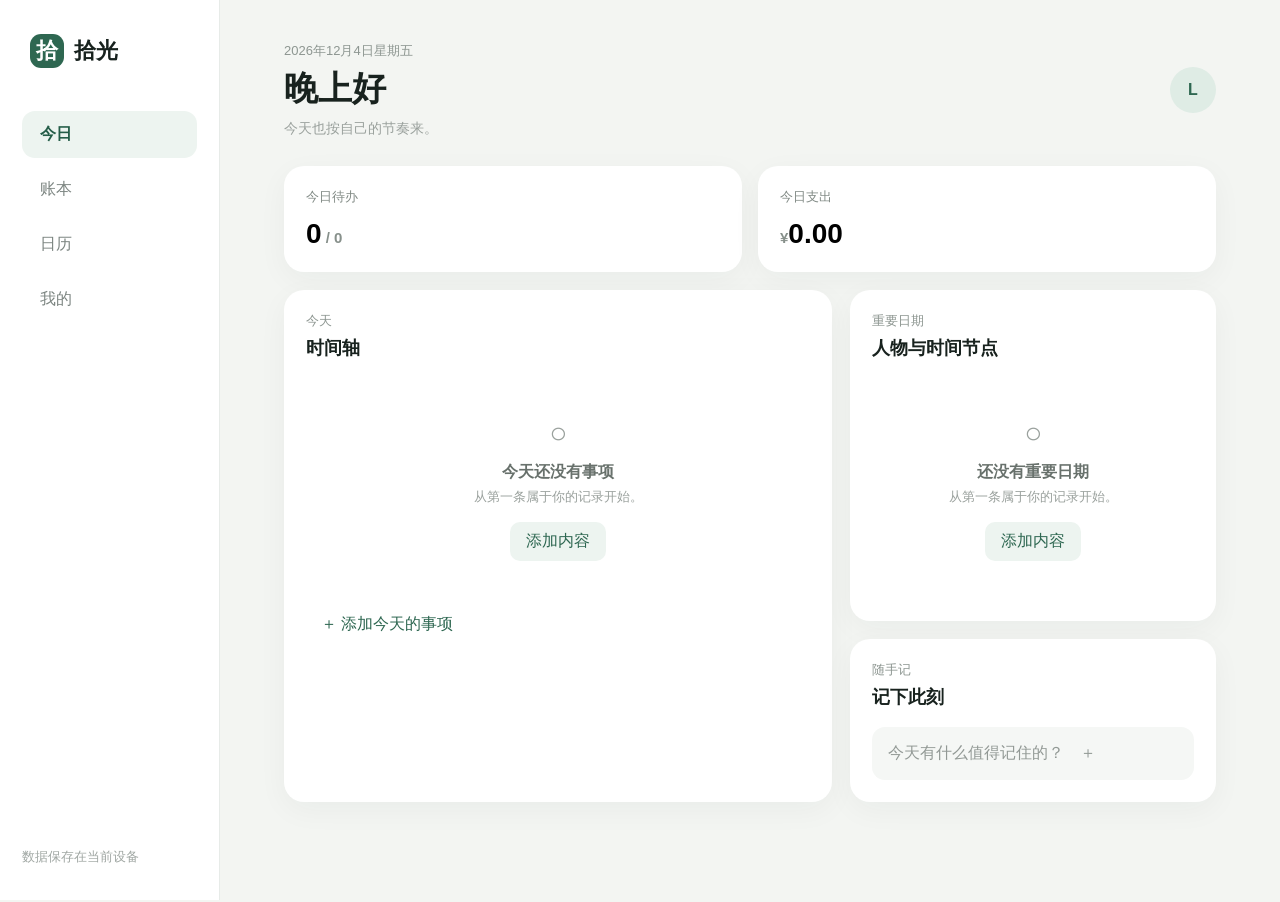
<file: index.html>
<!doctype html>
<html lang="zh-CN">
  <head>
    <meta charset="UTF-8" />
    <meta name="viewport" content="width=device-width, initial-scale=1, viewport-fit=cover" />
    <meta name="theme-color" content="#2e6751" />
    <meta name="apple-mobile-web-app-capable" content="yes" />
    <meta name="apple-mobile-web-app-status-bar-style" content="default" />
    <meta name="apple-mobile-web-app-title" content="拾光" />
    <link rel="manifest" href="./manifest.webmanifest" />
    <link rel="icon" href="./favicon.svg" />
    <title>拾光 · 个人生活管理</title>
    <script type="module" crossorigin src="./app-v3.js"></script>
    <link rel="stylesheet" crossorigin href="./app-v3.css">
  </head>
  <body>
    <div id="root"></div>
  </body>
</html>
</file>
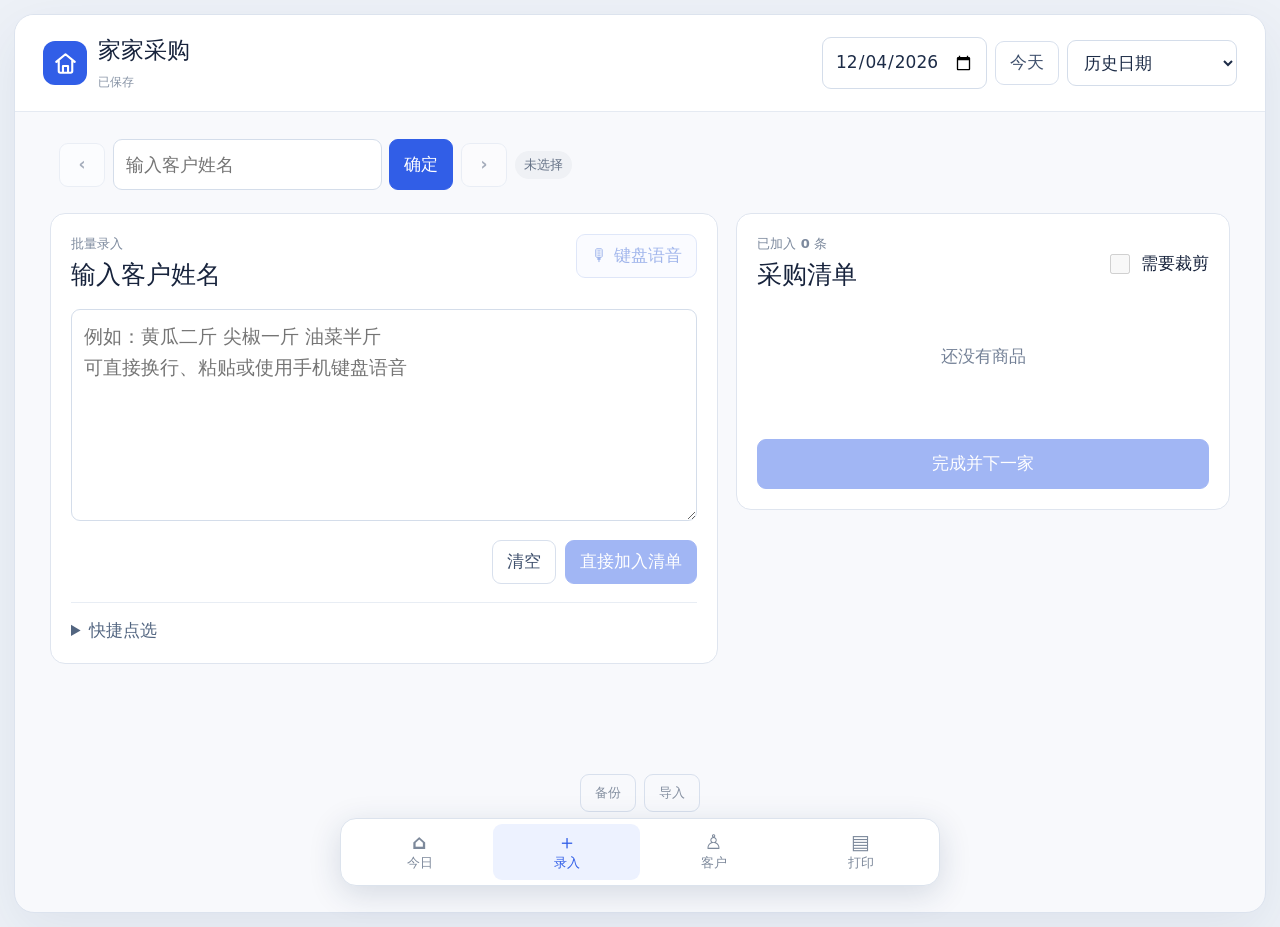
<file: caigou/index.html>
<!doctype html>
<html lang="zh-CN">
<head>
  <meta charset="utf-8">
  <meta name="viewport" content="width=device-width,initial-scale=1,viewport-fit=cover">
  <meta name="theme-color" content="#315ee7">
  <meta name="apple-mobile-web-app-capable" content="yes">
  <meta name="apple-mobile-web-app-status-bar-style" content="default">
  <meta name="apple-mobile-web-app-title" content="家家采购">
  <title>家家采购清单</title>
  <link rel="manifest" href="manifest.webmanifest">
  <link rel="icon" href="favicon.svg">
  <link rel="apple-touch-icon" href="favicon.svg">
  <link rel="stylesheet" href="style.css?v=7">
  <style id="pageStyle">@page{size:A4 portrait;margin:0}</style>
</head>
<body>
<div id="app">
  <header class="app-header">
    <div class="brand"><span class="mark" aria-hidden="true"><svg viewBox="0 0 32 32"><path d="M5 14 16 5l11 9M8 13v12a2 2 0 0 0 2 2h12a2 2 0 0 0 2-2V13M13 27v-8h6v8"/></svg></span><div><h1>家家采购</h1><span id="saveStatus">本地保存</span></div></div>
    <div class="date-controls"><input id="orderDate" type="date" aria-label="采购日期"><button id="todayDate">今天</button><select id="savedDates" aria-label="历史日期"><option value="">历史日期</option></select></div>
  </header>

  <main>
    <section id="todayView" class="view">
      <div class="view-title"><div><span class="eyebrow" id="todayLabel"></span><h2>今日清单</h2></div><button class="primary" id="startEntry">开始录入</button></div>
      <div class="status-stats" id="statusStats">
        <button data-filter="unrecorded"><b id="unrecordedCount">0</b><span>未录入</span></button>
        <button data-filter="pending"><b id="pendingCount">0</b><span>待打印</span></button>
        <button data-filter="printed"><b id="printedCount">0</b><span>已打印</span></button>
      </div>
      <div class="toolbar"><div class="segmented" id="todayFilters"><button data-filter="all" class="active">全部</button><button data-filter="unrecorded">未录入</button><button data-filter="pending">待打印</button><button data-filter="printed">已打印</button></div></div>
      <div id="todayList" class="card-list"></div>
    </section>

    <section id="entryView" class="view" hidden>
      <div class="entry-person-bar"><button id="previousUser" aria-label="上一家">‹</button><div class="entry-name-box"><input id="entryNameInput" list="entryNameHistory" placeholder="输入客户姓名"><datalist id="entryNameHistory"></datalist><button id="useEntryName" class="primary">确定</button></div><button id="nextUser" aria-label="下一家">›</button><span id="entryStatus" class="status-chip"></span></div>
      <div class="entry-layout">
        <section class="panel input-panel">
          <div class="panel-heading"><div><span class="eyebrow">批量录入</span><h2 id="entryName">请选择用户</h2></div><button id="voiceEntry" class="voice-button" type="button">🎙 键盘语音</button></div>
          <textarea id="itemInput" rows="6" lang="zh-CN" placeholder="例如：黄瓜二斤 尖椒一斤 油菜半斤&#10;可直接换行、粘贴或使用手机键盘语音"></textarea>
          <div class="input-actions"><button id="clearInput">清空</button><button class="primary" id="recognizeButton">直接加入清单</button></div>
          <details class="quick-details"><summary>快捷点选</summary><div id="categoryButtons" class="category-buttons"></div><div id="productButtons" class="choice-buttons"></div><div class="quick-grid"><input id="quickName" placeholder="商品"><input id="quickQty" inputmode="decimal" placeholder="数量"><select id="quickUnit"><option value="">不填单位</option><option>斤</option><option>两</option><option>个</option><option>颗</option><option>捆</option><option>袋</option><option>包</option><option>箱</option><option>瓶</option><option>盒</option><option>根</option><option>条</option><option>元</option></select><button id="quickAdd" class="primary">加入</button></div><div id="qtyButtons" class="choice-buttons compact"></div></details>
        </section>
        <section class="panel order-panel">
          <div class="panel-heading"><div><span class="eyebrow">已加入 <span id="itemCount">0 条</span></span><h2 id="activeName">采购清单</h2></div><label class="check-label cut-entry"><input id="entryNeedsCut" type="checkbox">需要裁剪</label></div>
          <div id="items" class="order-items"></div>
          <button class="primary wide finish-button" id="finishNext">完成并下一家</button>
        </section>
      </div>
    </section>

    <section id="usersView" class="view" hidden>
      <div class="view-title"><div><span class="eyebrow">自动记住</span><h2>历史客户</h2></div><button class="primary" id="exportCustomers">导出客户名单</button></div>
      <p id="userCount" class="muted customer-count"></p>
      <div id="usersList" class="card-list"></div>
    </section>

    <section id="printView" class="view" hidden>
      <div class="view-title"><div><span class="eyebrow">A4 自适应</span><h2>打印</h2><p id="layoutInfo" class="muted"></p></div><button class="primary" id="printButton">打印 / 导出 PDF</button></div>
      <div class="print-controls panel">
        <div class="control-row"><label>版式<select id="layoutMode"><option value="smart" selected>自动省纸</option><option value="cut">整齐裁剪</option><option value="custom">自己排版</option></select></label><label>纸张<select id="orientation"><option value="portrait">竖版</option><option value="landscape">横版</option></select></label><label>疏密<select id="density"><option value="comfortable">宽松</option><option value="standard" selected>适中</option><option value="compact">紧凑</option></select></label><label class="font-control">字号 <output id="fontValue">13</output><input id="fontSize" type="range" min="11" max="16" value="13" step="1"></label></div>
        <details class="manual-layout" id="manualLayout"><summary>自己调整排版</summary><div class="manual-grid"><label>每页列数<select id="manualCols"><option>1</option><option selected>2</option><option>3</option><option>4</option></select></label><label>每页行数<select id="manualRows"><option>1</option><option selected>2</option><option>3</option><option>4</option><option>5</option><option>6</option></select></label><label>手写空白<select id="blankRows"><option value="0">不留</option><option value="1">1 行</option><option value="2" selected>2 行</option><option value="3">3 行</option></select></label></div></details>
        <div class="selection-actions"><div class="segmented print-filters" id="printFilters"><button data-print-filter="all">全部</button><button data-print-filter="cut">需要裁剪</button><button data-print-filter="pending" class="active">未打印</button><button data-print-filter="printed">已打印</button></div><button id="selectAllPrint">全选</button><button id="selectNonePrint">清空选择</button></div>
        <div id="printChoices"></div>
      </div>
      <p class="print-tip">打印时请选择 100% 缩放，并关闭浏览器页眉页脚。</p>
      <div id="paperViewport"><div id="papers"></div></div>
    </section>
  </main>

  <nav class="bottom-nav" aria-label="主导航">
    <button data-view="today" class="active"><span>⌂</span>今日</button>
    <button data-view="entry"><span>＋</span>录入</button>
    <button data-view="users"><span>♙</span>客户</button>
    <button data-view="print"><span>▤</span>打印</button>
  </nav>

  <footer><button id="exportData">备份</button><button id="importData">导入</button><input id="importFile" type="file" accept="application/json,.json" hidden></footer>
</div>

<div id="toast" role="status" hidden></div>
<dialog id="editDialog"><form id="editForm"><h2 id="dialogTitle">修改</h2><label id="editLabel" for="editInput">内容</label><textarea id="editInput" rows="3" required></textarea><div class="dialog-actions"><button type="button" id="cancelEdit">取消</button><button class="primary">保存</button></div></form></dialog>
<dialog id="deleteDialog"><h2 id="deleteTitle">确认删除？</h2><p id="deleteText"></p><div class="dialog-actions"><button id="cancelDelete">保留</button><button class="danger" id="confirmDelete">删除</button></div></dialog>
<dialog id="printDialog"><h2>打印完成了吗？</h2><p>确认成功后，所选用户会标记为“已打印”。</p><div class="dialog-actions vertical-mobile"><button id="retryPrint">未成功，重新打印</button><button class="primary" id="confirmPrinted">成功并标记已打印</button></div></dialog>

<script src="core.js?v=7"></script><script src="app.js?v=7"></script><script>if('serviceWorker' in navigator&&location.protocol.startsWith('http'))addEventListener('load',()=>navigator.serviceWorker.register('./sw.js?v=7').catch(()=>{}));</script>
</body>
</html>
</file>
<file: app-v3.css>
:root{color:#18221e;background:#f3f5f2;font-family:-apple-system,BlinkMacSystemFont,SF Pro Display,PingFang SC,sans-serif}*{box-sizing:border-box}body{margin:0}button,input{font:inherit}button{cursor:pointer}.clean-shell{min-height:100vh;display:flex}.desktop-nav{background:#fff;border-right:1px solid #e7ebe8;flex-direction:column;gap:8px;width:220px;padding:34px 22px;display:flex;position:fixed;inset:0 auto 0 0}.clean-brand{margin:0 8px 35px;font-size:22px;font-weight:750}.clean-brand i{color:#fff;background:#2e6751;border-radius:11px;place-items:center;width:34px;height:34px;margin-right:10px;font-style:normal;display:inline-grid}.desktop-nav button{text-align:left;color:#7c8581;background:0 0;border:0;border-radius:13px;padding:13px 18px}.desktop-nav button.on{color:#245d48;background:#edf4f0;font-weight:700}.desktop-nav small{color:#a0a7a3;margin-top:auto}.clean-stage{width:calc(100% - 220px);margin-left:220px;padding:42px 5vw 100px}.clean-page{max-width:1100px;margin:auto}.clean-head{justify-content:space-between;align-items:center;margin-bottom:28px;display:flex}.clean-head p,.section-title p{color:#8d9691;margin:0 0 6px;font-size:13px}.clean-head h1{margin:0;font-size:34px}.clean-head span{color:#9aa19d;margin-top:8px;font-size:14px;display:block}.clean-head>i{color:#2e6751;background:#dfece5;border-radius:50%;place-items:center;width:46px;height:46px;font-style:normal;font-weight:700;display:grid}.primary{color:#fff;background:#2e6751;border:0;border-radius:13px;padding:12px 18px}.clean-stats{grid-template-columns:1fr 1fr;gap:16px;margin-bottom:18px;display:grid}.clean-stats button,.total-card{text-align:left;background:#fff;border:0;border-radius:20px;padding:22px;box-shadow:0 8px 30px #1935240b}.clean-stats span,.total-card>span{color:#818a85;font-size:13px;display:block}.clean-stats b,.total-card b{margin-top:12px;font-size:28px;display:block}.clean-stats b small,.total-card b small{color:#87908b;font-size:15px}.clean-grid{grid-template-columns:1.5fr 1fr;gap:18px;display:grid}.clean-card{background:#fff;border-radius:20px;padding:22px;box-shadow:0 8px 30px #1935240b}.clean-side{gap:18px;display:grid}.section-title h2{margin:0 0 18px;font-size:18px}.clean-list article{grid-template-columns:56px 1fr;align-items:start;display:grid}.clean-list time{color:#8b948f;padding-top:15px;font-size:12px}.clean-list article>button{text-align:left;background:0 0;border:0;gap:12px;width:100%;padding:12px;display:flex}.clean-list article>button>i{color:#2e6751;font-style:normal}.clean-list b,.mini-list b{display:block}.clean-list small,.mini-list small{color:#9ca39f;margin-top:5px;font-size:12px;display:block}.clean-list .done b{color:#9ba29e;text-decoration:line-through}.line-add{color:#2e6751;background:0 0;border:0;padding:15px}.clean-empty{text-align:center;color:#9aa19d;padding:38px 10px}.clean-empty i{font-size:30px;font-style:normal;display:block}.clean-empty b{color:#68716c;margin:12px 0 5px;display:block}.clean-empty small{display:block}.clean-empty button{color:#2e6751;background:#edf4f0;border:0;border-radius:10px;margin-top:16px;padding:9px 16px}.mini-list p{border-top:1px solid #edf0ee;margin:0;padding:12px 0}.note-box>button{color:#929995;text-align:left;background:#f5f7f5;border:0;border-radius:13px;width:100%;padding:16px}.total-card{margin-bottom:18px}.bill-list article,.date-group article{border-bottom:1px solid #edf0ee;align-items:center;gap:12px;padding:13px 0;display:flex}.bill-list article>i,.bill-list img{color:#2e6751;object-fit:cover;background:#edf4f0;border-radius:13px;place-items:center;width:42px;height:42px;font-style:normal;display:grid}.bill-list span,.date-group span{flex:1}.bill-list b,.date-group b{display:block}.bill-list small,.date-group small{color:#959d99;font-size:12px}.bill-list strong{font-size:14px}.bill-list article>button,.date-group article>button{color:#b2b8b4;background:0 0;border:0;font-size:12px}.calendar-clean{min-height:400px}.date-group>time{color:#2e6751;margin:18px 0 5px;font-weight:700;display:block}.date-group article>i{color:#2e6751;font-style:normal}.profile-clean{grid-template-columns:1.2fr .8fr;gap:18px;display:grid}.profile-clean .clean-card>button,.profile-clean .clean-card>label{text-align:left;background:0 0;border:0;border-top:1px solid #edf0ee;justify-content:space-between;width:100%;padding:17px 0;display:flex}.profile-clean input{display:none}.privacy{text-align:center}.privacy>i{color:#2e6751;background:#edf4f0;border-radius:50%;place-items:center;width:44px;height:44px;margin:auto;font-style:normal;display:grid}.privacy p{color:#8f9793;font-size:13px}.mobile-nav{display:none}.clean-shade{z-index:20;background:#17201c66;place-items:center;padding:20px;display:grid;position:fixed;inset:0}.choice,.clean-form{background:#fff;border-radius:24px;width:min(440px,100%);padding:22px}.choice header,.clean-form header{justify-content:space-between;align-items:center;margin-bottom:16px;display:flex}.choice header h2{margin:0}.choice header button,.clean-form header button{background:0 0;border:0}.choice>button{text-align:left;background:#f6f7f6;border:0;border-radius:14px;align-items:center;gap:13px;width:100%;margin:8px 0;padding:13px;display:flex}.choice>button>i{color:#2e6751;background:#e7f0eb;border-radius:12px;place-items:center;width:38px;height:38px;font-style:normal;display:grid}.choice small{color:#979e9a;margin-top:3px;display:block}.clean-form>label,.clean-form .two label{margin:14px 0;display:block}.clean-form label span{color:#7f8883;margin-bottom:7px;font-size:12px;display:block}.clean-form input{border:1px solid #e3e7e4;border-radius:12px;outline:none;width:100%;padding:12px}.clean-form header button:last-child{color:#2e6751;font-weight:700}.clean-form header button:disabled{opacity:.35}.money{justify-content:center;align-items:center;padding:16px;display:flex}.money span{font-size:25px}.money input{border:0;width:180px;font-size:42px}.pills{flex-wrap:wrap;gap:7px;display:flex}.pills button{color:#7c8580;background:#f1f3f1;border:0;border-radius:10px;padding:8px 12px}.pills button.on{color:#245d48;background:#dcebe3}.two{grid-template-columns:1fr 1fr;gap:10px;display:grid}.photo-pick{background:#f5f7f5;border-radius:12px;padding:13px;color:#2e6751!important}.photo-pick input{display:none}.remind{background:#f6f7f6;border:0;border-radius:12px;justify-content:space-between;width:100%;padding:14px;display:flex}.remind i{background:#ccd2ce;border-radius:20px;width:38px;height:22px;position:relative}.remind i:after{content:"";background:#fff;border-radius:50%;width:18px;height:18px;position:absolute;top:2px;left:2px}.remind i.on{background:#2e6751}.remind i.on:after{left:18px}.clean-toast{color:#fff;z-index:30;background:#1e2823;border-radius:20px;padding:10px 17px;position:fixed;bottom:90px;left:50%;transform:translate(-50%)}@media (width<=760px){.desktop-nav{display:none}.clean-stage{width:100%;margin:0;padding:24px 16px 100px}.clean-head h1{font-size:28px}.clean-head{margin-bottom:20px}.clean-grid,.profile-clean{grid-template-columns:1fr}.clean-stats{gap:10px}.clean-stats button{padding:17px}.clean-card{padding:18px}.mobile-nav{height:76px;padding:8px max(8px,env(safe-area-inset-right)) calc(8px + env(safe-area-inset-bottom));z-index:10;background:#fff;border-top:1px solid #e8ebe9;grid-template-columns:1fr 1fr 70px 1fr 1fr;align-items:end;display:grid;position:fixed;bottom:0;left:0;right:0}.mobile-nav button{color:#929a96;background:0 0;border:0;font-size:20px}.mobile-nav small{margin-top:3px;font-size:10px;display:block}.mobile-nav button.on{color:#2e6751}.mobile-nav .big-plus{color:#fff;background:#2e6751;border-radius:50%;width:54px;height:54px;margin:auto;font-size:29px;box-shadow:0 7px 20px #2e67514d}.clean-shade{align-items:end;padding:0}.choice,.clean-form{padding-bottom:calc(24px + env(safe-area-inset-bottom));border-radius:24px 24px 0 0}.clean-page{animation:.2s show}.bill-list article{flex-wrap:wrap}.bill-list span{min-width:180px}}@keyframes show{0%{opacity:.3;transform:translateY(4px)}}.calendar-layout{grid-template-columns:1.15fr .85fr;gap:18px;display:grid}.month-switch{justify-content:space-between;align-items:center;margin-bottom:20px;display:flex}.month-switch>button{color:#506059;background:#f1f4f2;border:0;border-radius:11px;width:36px;height:36px;font-size:24px}.month-switch div{text-align:center}.month-switch b{font-size:18px;display:block}.month-switch div button{color:#2e6751;background:0 0;border:0;margin-top:6px;font-size:12px}.week-row,.days-grid{grid-template-columns:repeat(7,1fr);gap:5px;display:grid}.week-row span{text-align:center;color:#9aa19d;padding:7px 0;font-size:12px}.days-grid>i{min-height:56px}.days-grid>button{color:#424d48;background:0 0;border:0;border-radius:14px;min-height:56px;padding:7px 3px}.days-grid>button:hover{background:#f3f6f4}.days-grid>button.selected{color:#fff;background:#2e6751}.days-grid>button.today:not(.selected) span{color:#2e6751;box-shadow:inset 0 0 0 1.5px #2e6751}.days-grid>button>span{border-radius:50%;place-items:center;width:27px;height:27px;margin:auto;display:grid}.days-grid>button>small{justify-content:center;gap:3px;height:9px;margin-top:3px;display:flex}.days-grid small i,.calendar-legend i{border-radius:50%;width:5px;height:5px;display:inline-block}.task{background:#4d8a70}.record{background:#d6a550}.important{background:#b37788}.days-grid .selected i{box-shadow:0 0 0 1px #fff}.calendar-legend{color:#8e9792;justify-content:center;gap:18px;margin-top:18px;font-size:11px;display:flex}.calendar-legend i{margin-right:5px}.chosen-date{border-bottom:1px solid #edf0ee;justify-content:space-between;align-items:center;padding-bottom:15px;display:flex}.chosen-date p{color:#929a96;margin:0;font-size:12px}.chosen-date h2{margin:4px 0 0}.chosen-date em{color:#2e6751;background:#e5f0ea;border-radius:10px;padding:6px 10px;font-size:12px;font-style:normal}.timed-items article{border-bottom:1px solid #edf0ee;grid-template-columns:50px 28px 1fr auto;align-items:center;gap:8px;padding:14px 0;display:grid}.timed-items time{color:#7f8984;font-size:12px}.timed-items>article>i{color:#fff;border-radius:8px;place-items:center;width:25px;height:25px;font-style:normal;display:grid}.timed-items span b{display:block}.timed-items span small{color:#969e99;margin-top:4px;font-size:11px;display:block}.timed-items article>button{color:#b1b7b3;background:0 0;border:0;font-size:11px}.selected-add{color:#2e6751;background:#edf4f0;border:0;border-radius:12px;width:100%;margin-top:16px;padding:12px}@media (width<=900px){.calendar-layout{grid-template-columns:1fr}}@media (width<=760px){.month-view,.day-timeline{padding:15px}.days-grid>i,.days-grid>button{min-height:48px}.days-grid>button{border-radius:12px}.calendar-layout{gap:12px}.timed-items article{grid-template-columns:44px 26px 1fr auto}}
</file>
<file: caigou/style.css>
:root{font-family:"Segoe UI","Microsoft YaHei","PingFang SC",system-ui,sans-serif;color:#17233c;background:#edf1f7;font-size:17px;line-height:1.5;font-synthesis:none;--blue:#315ee7;--blue-soft:#edf2ff;--green:#21856c;--amber:#b86f16;--red:#bd4756;--muted:#738096;--line:#dfe5ef;--card:#fff;--radius:15px}*{box-sizing:border-box}html{min-height:100%}body{margin:0;padding:14px;background:#edf1f7}button,input,textarea,select{font:inherit}button{min-height:44px;padding:8px 14px;border:1px solid #d8e0ed;border-radius:9px;background:#fff;color:#3f506d;cursor:pointer;font-weight:600}button:hover{background:#f3f6fc}button:disabled{opacity:.45;cursor:default}.primary{background:var(--blue);border-color:var(--blue);color:#fff}.primary:hover{background:#244ecb}.danger{color:var(--red);border-color:#edcbd0}.wide{width:100%}input,textarea,select{width:100%;padding:11px 12px;border:1px solid #d4ddea;border-radius:9px;background:#fff;color:#1d2c47}textarea{resize:vertical;min-height:128px}input:focus-visible,textarea:focus-visible,select:focus-visible,button:focus-visible,summary:focus-visible{outline:3px solid #87a7ff;outline-offset:2px}h1,h2,h3,p{margin:0}h1{font-size:23px}h2{font-size:25px}h3{font-size:19px}.muted{color:var(--muted);font-size:14px}.eyebrow{display:block;color:#7c899d;font-size:13px;font-weight:600;margin-bottom:2px}#app{max-width:1420px;min-height:calc(100vh - 28px);margin:auto;background:#f8f9fc;border:1px solid #dce3ee;border-radius:20px;box-shadow:0 18px 55px #22375e12;overflow:hidden}.app-header{display:flex;align-items:center;justify-content:space-between;gap:18px;padding:18px 28px;background:#fff;border-bottom:1px solid #e5eaf2}.brand{display:flex;align-items:center;gap:11px}.mark{display:grid;place-items:center;width:44px;height:44px;border-radius:12px;background:var(--blue);color:#fff}.mark svg{width:27px;height:27px;fill:none;stroke:currentColor;stroke-width:2.5;stroke-linecap:round;stroke-linejoin:round}.brand #saveStatus{font-size:12px;color:#8894a6}.date-controls{display:flex;align-items:center;gap:8px}.date-controls input{width:165px}.date-controls select{width:170px}main{padding:26px 28px 110px}.view{max-width:1180px;margin:auto}.view-title{display:flex;justify-content:space-between;align-items:center;gap:16px;margin-bottom:20px}.panel{background:var(--card);border:1px solid var(--line);border-radius:var(--radius);padding:20px}.panel-heading{display:flex;justify-content:space-between;align-items:start;gap:12px;margin-bottom:16px}.status-stats{display:grid;grid-template-columns:repeat(3,1fr);gap:14px;margin-bottom:18px}.status-stats button{display:flex;flex-direction:column;align-items:flex-start;min-height:100px;padding:16px 18px;border:0;background:#fff;box-shadow:0 5px 18px #263a5d0a}.status-stats b{font-size:32px;line-height:1.1}.status-stats span{color:var(--muted)}.status-stats button:nth-child(1) b{color:#7a8799}.status-stats button:nth-child(2) b{color:var(--amber)}.status-stats button:nth-child(3) b{color:var(--green)}.toolbar{display:flex;justify-content:space-between;gap:12px;margin:16px 0}.segmented{display:flex;gap:4px;padding:4px;border-radius:11px;background:#e9edf4;overflow:auto}.segmented button{min-height:38px;border:0;background:transparent;padding:5px 15px;white-space:nowrap}.segmented button.active{background:#fff;color:var(--blue);box-shadow:0 2px 8px #21375c12}.card-list{display:grid;gap:10px}.person-card,.user-card{display:flex;align-items:center;gap:12px;padding:15px 17px;border:1px solid var(--line);border-radius:13px;background:#fff}.person-main{flex:1;min-width:0;border:0;padding:0;background:transparent;text-align:left}.person-name{display:block;color:#1c2c47;font-size:20px;font-weight:700;overflow-wrap:anywhere}.person-meta{display:flex;gap:8px;align-items:center;margin-top:5px;color:var(--muted);font-size:13px}.status-chip,.cut-badge{display:inline-flex;align-items:center;min-height:28px;padding:3px 9px;border-radius:99px;font-size:13px;font-weight:700;white-space:nowrap}.status-unrecorded{background:#eff1f5;color:#657287}.status-pending{background:#fff1df;color:#a65f0a}.status-printed{background:#e7f6f1;color:#14725b}.cut-badge{background:#eef2ff;color:#315ed6}.person-actions{display:flex;gap:7px}.entry-person-bar{position:sticky;top:0;z-index:5;display:grid;grid-template-columns:46px minmax(0,340px) 46px auto;align-items:center;gap:8px;margin:-8px 0 14px;padding:9px;background:#f8f9fcee;backdrop-filter:blur(12px)}.entry-person-bar select{font-size:18px;font-weight:700}.entry-person-bar>span{justify-self:start}.entry-layout{display:grid;grid-template-columns:minmax(0,1.15fr) minmax(340px,.85fr);gap:18px;align-items:start}.input-panel textarea{font-size:19px;line-height:1.65}.voice-button{color:#315ed5;background:#f4f7ff;border-color:#b9c9f1}.input-actions{display:flex;justify-content:flex-end;gap:9px;margin-top:11px}.result-heading{display:flex;align-items:center;justify-content:space-between;gap:10px;margin:20px 0 10px}.result-heading h3 span,.result-heading>span{font-size:13px;color:var(--muted)}.draft-list{display:grid;gap:8px;margin-bottom:12px}.draft-item{display:grid;grid-template-columns:32px minmax(0,1fr) auto;align-items:center;gap:9px;padding:10px;border:1px solid #e1e7f0;border-radius:10px;background:#f9fafd}.draft-index{display:grid;place-items:center;width:28px;height:28px;border-radius:7px;background:#edf1f8;color:#758299;font-size:13px}.draft-text{min-width:0;overflow-wrap:anywhere;font-size:18px;white-space:pre-wrap}.draft-item.uncertain{border-color:#e9c997;background:#fffaf1}.draft-tools{display:flex;gap:5px}.draft-tools button{min-height:36px;padding:4px 8px;font-size:13px}.quick-details{margin-top:18px;border-top:1px solid #e8edf4;padding-top:15px}.quick-details summary{cursor:pointer;color:#526580;font-weight:700}.category-buttons,.choice-buttons{display:flex;flex-wrap:wrap;gap:7px;margin:12px 0}.category-buttons button,.choice-buttons button{min-height:38px;padding:6px 10px;font-size:14px}.category-buttons button.active,.choice-buttons button.active{background:var(--blue-soft);border-color:#aac0fb;color:#2c58d2}.quick-grid{display:grid;grid-template-columns:1.3fr .75fr .85fr auto;gap:8px}.choice-buttons.compact{margin-bottom:0}.order-panel{position:sticky;top:76px}.order-items{min-height:130px}.order-item{display:grid;grid-template-columns:28px minmax(0,1fr) auto;align-items:center;gap:9px;padding:11px 0;border-bottom:1px solid #edf0f5}.order-number{display:grid;place-items:center;width:25px;height:25px;border-radius:6px;background:#eef2f8;color:#7d8ba1;font-size:12px}.order-text{font-size:19px;overflow-wrap:anywhere;white-space:pre-wrap}.item-actions{display:flex;gap:4px}.item-actions button{min-height:34px;padding:3px 7px;font-size:12px}.empty-state{padding:35px 12px;text-align:center;color:var(--muted)}.order-tools{display:flex;gap:8px;margin:18px 0 10px}.order-tools button{flex:1}.finish-button{min-height:50px}.user-form{display:grid;grid-template-columns:minmax(180px,1fr) auto auto;gap:12px;align-items:center}.check-label{display:flex;align-items:center;gap:8px;margin:0;font-weight:600;white-space:nowrap}.check-label input{width:20px;height:20px;accent-color:var(--blue)}#userSearch{max-width:360px}.user-card-info{flex:1;min-width:0}.user-card-info b{font-size:19px}.user-card-actions{display:flex;gap:7px}.print-controls{margin-bottom:16px}.control-row{display:grid;grid-template-columns:180px 180px minmax(220px,1fr);gap:14px;align-items:end}.control-row label{display:grid;gap:5px;font-size:14px;color:#5e6d83;font-weight:700}.font-control{grid-template-columns:auto 34px 1fr;align-items:center}.font-control input{grid-column:1/-1;padding:0;accent-color:var(--blue)}.selection-actions{display:flex;align-items:center;gap:9px;margin:17px 0 12px}.selection-actions .check-label{margin-right:auto}.print-group{margin-top:13px}.print-group>h3{font-size:15px;color:#69778b;margin-bottom:8px}.print-choice-grid{display:grid;grid-template-columns:repeat(auto-fit,minmax(190px,1fr));gap:8px}.print-choice{display:flex;align-items:center;gap:8px;padding:10px 11px;border:1px solid #e1e7f0;border-radius:9px;background:#f9fafd}.print-choice input{width:20px;height:20px;accent-color:var(--blue)}.print-choice span{min-width:0;overflow-wrap:anywhere}.print-tip{font-size:13px;color:#7b8798;margin:12px 0}.print-tip::before{content:"提示：";font-weight:700}#paperViewport{overflow:hidden;padding:22px 8px;border-radius:13px;background:#e3e8f0}#papers{display:flex;flex-direction:column;align-items:center;gap:22px}.print-sheet{position:relative;flex:none;background:#fff;color:#000;box-shadow:0 4px 18px #1b2b4620;overflow:hidden}.sheet-grid{display:grid}.print-card{min-width:0;border:.32mm dashed #333;overflow:hidden}.print-card h3{margin:0;font-size:1.08em;line-height:1.25;font-weight:800;overflow-wrap:anywhere}.print-row{display:grid;grid-template-columns:minmax(0,1fr) 30%;align-items:center;gap:2mm}.print-label{overflow-wrap:anywhere;white-space:pre-wrap}.write-column{height:100%}.print-write-space{min-height:10mm}.sheet-footer{position:absolute;left:8mm;right:8mm;bottom:4mm;text-align:center;color:#666;font-size:8.5pt}.bottom-nav{position:fixed;z-index:20;left:50%;bottom:14px;transform:translateX(-50%);display:grid;grid-template-columns:repeat(4,1fr);width:min(600px,calc(100% - 28px));padding:5px;background:#fff;border:1px solid #dce3ed;border-radius:16px;box-shadow:0 8px 32px #17305728}.bottom-nav button{display:flex;flex-direction:column;align-items:center;justify-content:center;gap:1px;min-height:55px;border:0;background:transparent;color:#7d899b;font-size:13px}.bottom-nav button span{font-size:20px;line-height:1}.bottom-nav button.active{background:#edf2ff;color:var(--blue)}footer{display:flex;justify-content:center;gap:8px;padding:0 20px 100px}footer button{min-height:38px;background:transparent;color:#8590a1;font-size:13px}#toast{position:fixed;z-index:50;left:50%;bottom:91px;transform:translateX(-50%);max-width:90%;width:max-content;padding:11px 18px;border-radius:10px;background:#263b61;color:#fff;box-shadow:0 7px 25px #14243c33}dialog{width:min(480px,calc(100% - 26px));padding:24px;border:1px solid #dbe2ed;border-radius:15px;color:#1b2942}dialog::backdrop{background:#13233d66}dialog h2{margin-bottom:14px}dialog label{display:block;margin-bottom:7px;font-weight:700}.dialog-actions{display:flex;justify-content:flex-end;gap:9px;margin-top:18px}[hidden]{display:none!important}

@media(max-width:760px){body{padding:0;background:#f8f9fc}#app{min-height:100vh;border:0;border-radius:0;box-shadow:none}.app-header{display:block;padding:13px 14px}.brand{margin-bottom:11px}.mark{width:39px;height:39px}.brand h1{font-size:20px}.date-controls{display:grid;grid-template-columns:minmax(0,1fr) auto}.date-controls input{width:100%}.date-controls select{grid-column:1/-1;width:100%}.date-controls button{min-height:42px}main{padding:17px 12px 105px}.view-title{align-items:flex-end}.view-title h2{font-size:23px}.status-stats{gap:8px}.status-stats button{min-height:82px;padding:12px}.status-stats b{font-size:27px}.toolbar{overflow:auto}.person-card,.user-card{padding:13px 12px}.person-name{font-size:19px}.person-actions button{min-height:40px;padding:6px 9px}.entry-person-bar{top:0;grid-template-columns:42px minmax(0,1fr) 42px;margin:-5px -2px 10px;padding:7px 2px}.entry-person-bar>span{grid-column:1/-1}.entry-layout{display:block}.input-panel,.order-panel{padding:15px}.input-panel{margin-bottom:12px}.order-panel{position:static}.panel-heading h2{font-size:21px}.voice-button{font-size:14px;padding:7px 9px}.input-panel textarea{min-height:150px;font-size:18px;padding-bottom:58px}.input-actions{position:sticky;bottom:75px;z-index:4;padding:8px 0;background:#fff}.draft-item{grid-template-columns:29px minmax(0,1fr)}.draft-tools{grid-column:2;justify-content:flex-start}.draft-text{font-size:17px}.quick-grid{grid-template-columns:1fr 1fr}.quick-grid button{grid-column:1/-1}.order-text{font-size:18px}.item-actions{flex-direction:column}.item-actions button{min-height:32px}.user-form{grid-template-columns:1fr}.user-form button{width:100%}.user-card{align-items:flex-start;flex-wrap:wrap}.user-card-actions{width:100%}.user-card-actions button{flex:1}.control-row{grid-template-columns:1fr 1fr}.font-control{grid-column:1/-1}.selection-actions{flex-wrap:wrap}.selection-actions .check-label{width:100%}.print-choice-grid{grid-template-columns:1fr 1fr}.print-choice{padding:9px}.bottom-nav{bottom:8px;width:calc(100% - 16px);border-radius:14px}.bottom-nav button{min-height:57px}.vertical-mobile{flex-direction:column-reverse}.vertical-mobile button{width:100%}footer{padding-bottom:94px}}

@media(max-width:390px){.status-stats span{font-size:14px}.segmented button{padding:5px 11px}.person-actions{flex-direction:column}.print-choice-grid{grid-template-columns:1fr}.quick-grid{grid-template-columns:1fr}.quick-grid button{grid-column:auto}}

@media print{html,body{margin:0!important;padding:0!important;background:#fff!important}#app{border:0!important;border-radius:0!important;box-shadow:none!important;min-height:0!important;background:#fff!important;overflow:visible!important}.app-header,.bottom-nav,footer,#todayView,#entryView,#usersView,.view-title,.print-controls,.print-tip,#toast,dialog{display:none!important}main{margin:0!important;padding:0!important;max-width:none!important}#printView{display:block!important;max-width:none!important;margin:0!important}#paperViewport{margin:0!important;padding:0!important;background:#fff!important;overflow:visible!important;border-radius:0!important}#papers{display:block!important}.print-sheet{margin:0!important;transform:none!important;box-shadow:none!important;break-after:page;page-break-after:always}.print-sheet:last-child{break-after:auto;page-break-after:auto}.print-card{break-inside:avoid}.sheet-footer{display:block!important}}

@media(prefers-reduced-motion:reduce){*{scroll-behavior:auto!important;transition:none!important}}
.entry-name-box{display:grid;grid-template-columns:minmax(0,1fr) auto;gap:7px}.entry-name-box input{font-size:18px;font-weight:700}.control-row{grid-template-columns:repeat(3,minmax(135px,180px)) minmax(220px,1fr)}.manual-layout{margin-top:14px;border-top:1px solid #e5eaf2;padding-top:12px}.manual-layout summary{cursor:pointer;color:#526580;font-weight:700}.manual-grid{display:grid;grid-template-columns:repeat(3,minmax(120px,180px));gap:12px;margin-top:12px}.manual-grid label{display:grid;gap:5px;font-size:14px;color:#5e6d83;font-weight:700}.smart-column{display:flex;flex-direction:column;gap:var(--smart-gap)}.print-card.smart{height:auto}
@media(max-width:760px){.entry-name-box{grid-template-columns:minmax(0,1fr) auto}.control-row{grid-template-columns:1fr 1fr}.control-row .font-control{grid-column:1/-1}.manual-grid{grid-template-columns:repeat(3,1fr);gap:7px}}
.cut-entry{align-self:center}.customer-count{margin:-10px 0 14px}.customer-row{min-height:54px}.customer-row b{font-size:18px}.print-choice{display:grid;grid-template-columns:minmax(0,1fr) auto}.print-choice>label{display:flex;align-items:center;gap:8px;min-width:0}.print-cut{padding-left:10px;border-left:1px solid #dce3ed;color:#315ed6;font-size:14px;white-space:nowrap}
@media(max-width:520px){.print-choice{grid-template-columns:1fr}.print-cut{padding:8px 0 0 28px;border-left:0;border-top:1px solid #e6eaf1}}
.print-filters{margin-right:auto}
@media(max-width:760px){.print-filters{width:100%}.print-filters button{flex:1;padding-inline:8px}}
</file>
